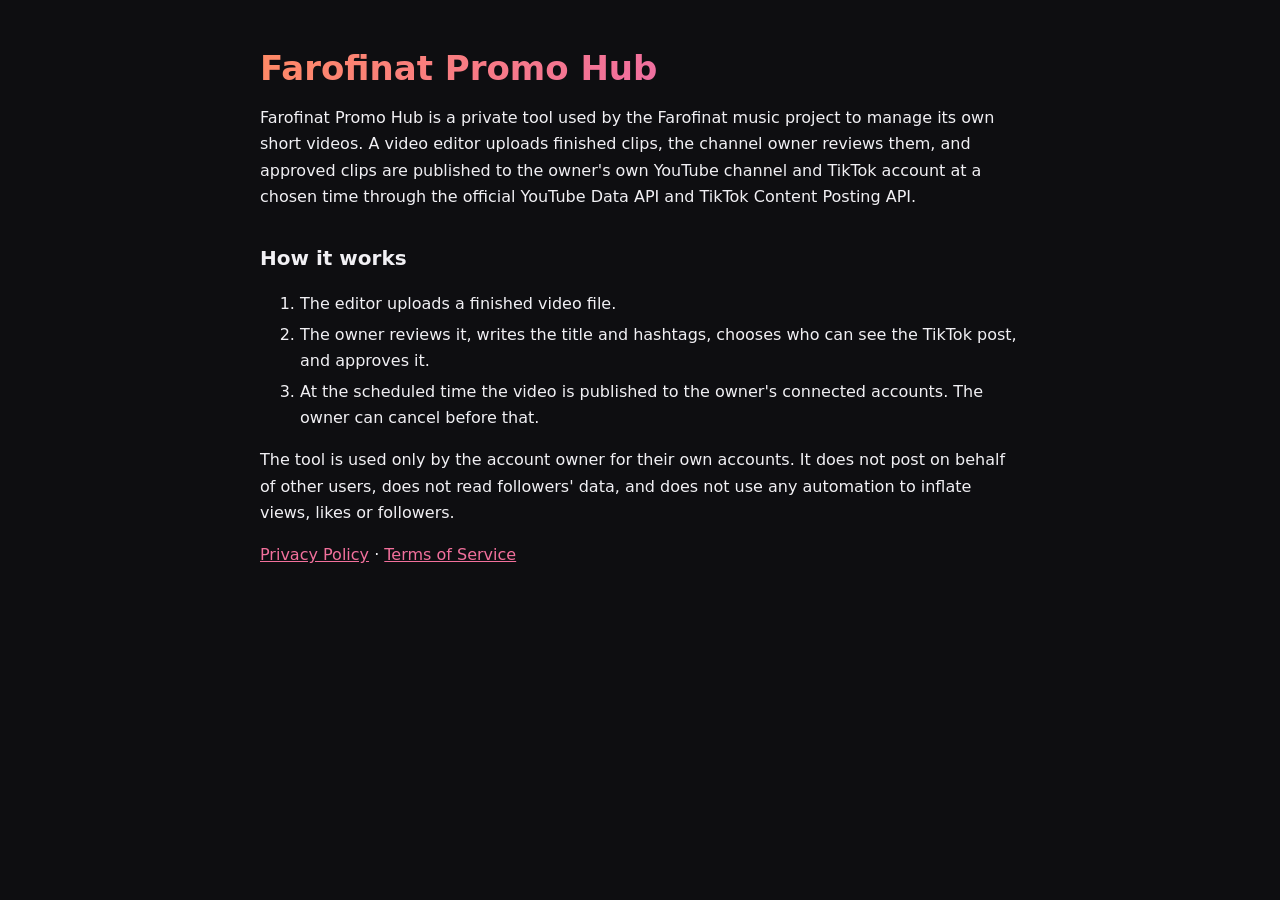
<file: index.html>
<!doctype html>
<html lang="en">
<head>
<meta charset="utf-8">
<meta name="viewport" content="width=device-width, initial-scale=1">
<title>Farofinat Promo Hub</title>
<link rel="stylesheet" href="style.css">
</head>
<body>
<main>
  <h1>Farofinat Promo Hub</h1>
  <p>Farofinat Promo Hub is a private tool used by the Farofinat music project to manage its own short videos.
     A video editor uploads finished clips, the channel owner reviews them, and approved clips are published
     to the owner's own YouTube channel and TikTok account at a chosen time through the official YouTube Data API
     and TikTok Content Posting API.</p>
  <h2>How it works</h2>
  <ol>
    <li>The editor uploads a finished video file.</li>
    <li>The owner reviews it, writes the title and hashtags, chooses who can see the TikTok post, and approves it.</li>
    <li>At the scheduled time the video is published to the owner's connected accounts. The owner can cancel before that.</li>
  </ol>
  <p>The tool is used only by the account owner for their own accounts. It does not post on behalf of other users,
     does not read followers' data, and does not use any automation to inflate views, likes or followers.</p>
  <p><a href="privacy/">Privacy Policy</a> · <a href="terms/">Terms of Service</a></p>
</main>
</body>
</html>
</file>
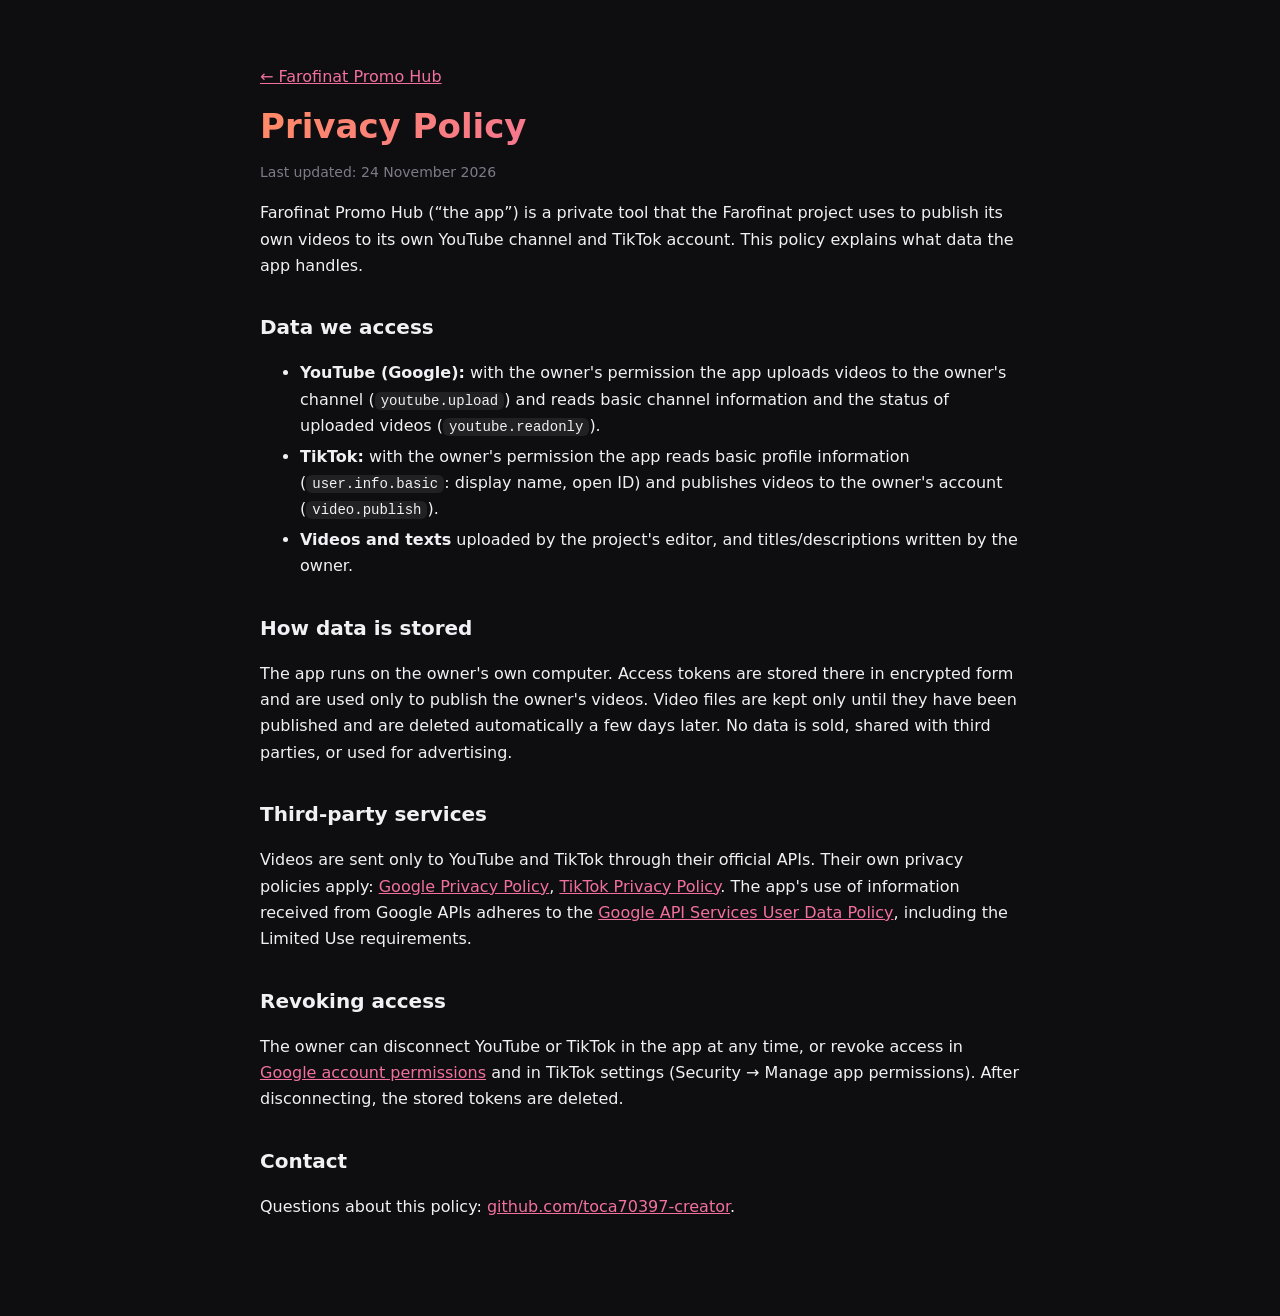
<file: privacy/index.html>
<!doctype html>
<html lang="en">
<head>
<meta charset="utf-8">
<meta name="viewport" content="width=device-width, initial-scale=1">
<title>Privacy Policy — Farofinat Promo Hub</title>
<link rel="stylesheet" href="../style.css">
</head>
<body>
<main>
  <p><a href="../">← Farofinat Promo Hub</a></p>
  <h1>Privacy Policy</h1>
  <p class="muted">Last updated: 24 November 2026</p>

  <p>Farofinat Promo Hub (“the app”) is a private tool that the Farofinat project uses to publish its own videos
     to its own YouTube channel and TikTok account. This policy explains what data the app handles.</p>

  <h2>Data we access</h2>
  <ul>
    <li><b>YouTube (Google):</b> with the owner's permission the app uploads videos to the owner's channel
        (<code>youtube.upload</code>) and reads basic channel information and the status of uploaded videos
        (<code>youtube.readonly</code>).</li>
    <li><b>TikTok:</b> with the owner's permission the app reads basic profile information
        (<code>user.info.basic</code>: display name, open ID) and publishes videos to the owner's account
        (<code>video.publish</code>).</li>
    <li><b>Videos and texts</b> uploaded by the project's editor, and titles/descriptions written by the owner.</li>
  </ul>

  <h2>How data is stored</h2>
  <p>The app runs on the owner's own computer. Access tokens are stored there in encrypted form and are used only
     to publish the owner's videos. Video files are kept only until they have been published and are deleted
     automatically a few days later. No data is sold, shared with third parties, or used for advertising.</p>

  <h2>Third-party services</h2>
  <p>Videos are sent only to YouTube and TikTok through their official APIs. Their own privacy policies apply:
     <a href="https://policies.google.com/privacy">Google Privacy Policy</a>,
     <a href="https://www.tiktok.com/legal/privacy-policy">TikTok Privacy Policy</a>.
     The app's use of information received from Google APIs adheres to the
     <a href="https://developers.google.com/terms/api-services-user-data-policy">Google API Services User Data Policy</a>,
     including the Limited Use requirements.</p>

  <h2>Revoking access</h2>
  <p>The owner can disconnect YouTube or TikTok in the app at any time, or revoke access in
     <a href="https://myaccount.google.com/permissions">Google account permissions</a> and in TikTok settings
     (Security → Manage app permissions). After disconnecting, the stored tokens are deleted.</p>

  <h2>Contact</h2>
  <p>Questions about this policy: <a href="https://github.com/toca70397-creator">github.com/toca70397-creator</a>.</p>
</main>
</body>
</html>
</file>
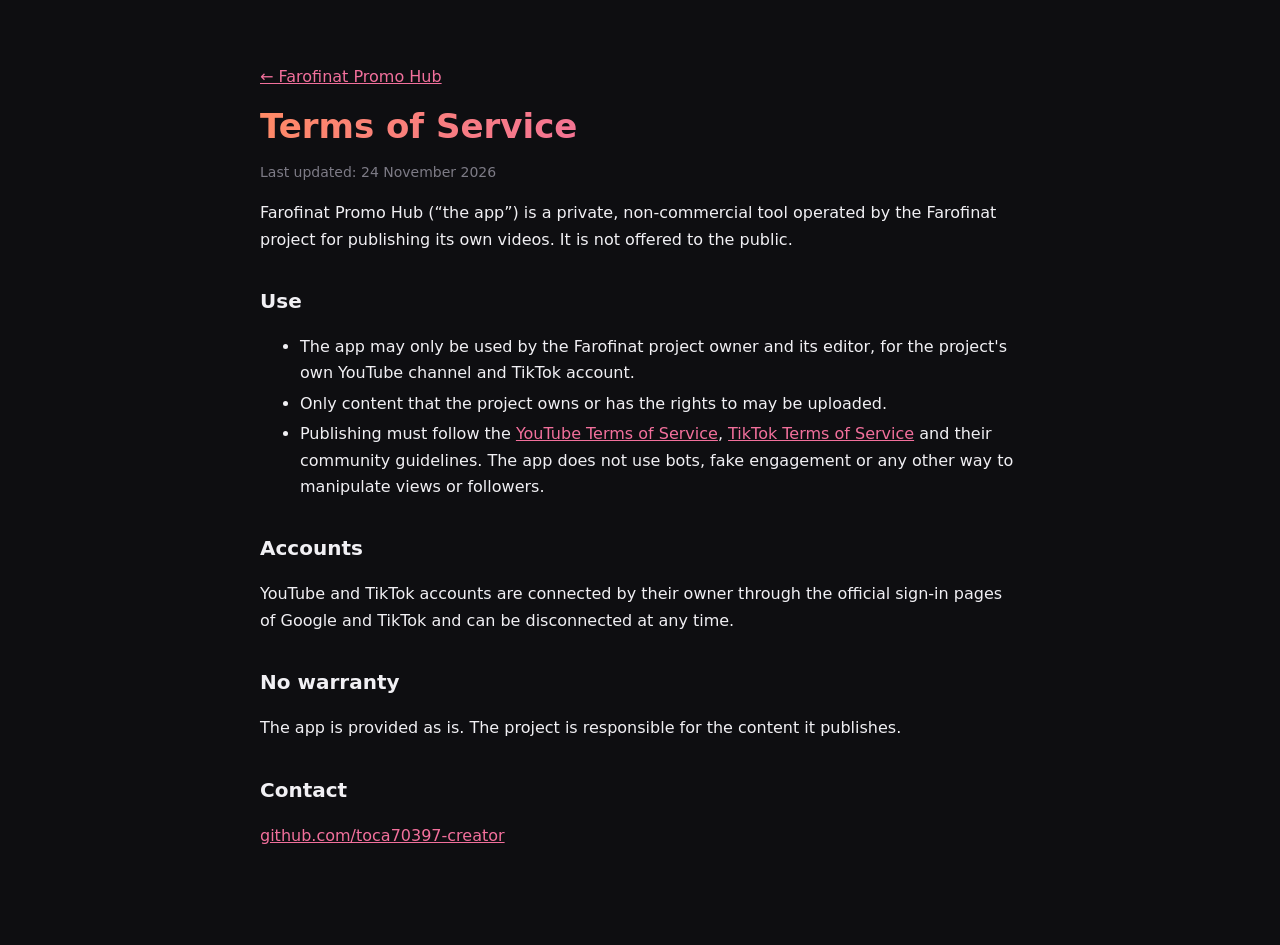
<file: terms/index.html>
<!doctype html>
<html lang="en">
<head>
<meta charset="utf-8">
<meta name="viewport" content="width=device-width, initial-scale=1">
<title>Terms of Service — Farofinat Promo Hub</title>
<link rel="stylesheet" href="../style.css">
</head>
<body>
<main>
  <p><a href="../">← Farofinat Promo Hub</a></p>
  <h1>Terms of Service</h1>
  <p class="muted">Last updated: 24 November 2026</p>

  <p>Farofinat Promo Hub (“the app”) is a private, non-commercial tool operated by the Farofinat project for
     publishing its own videos. It is not offered to the public.</p>

  <h2>Use</h2>
  <ul>
    <li>The app may only be used by the Farofinat project owner and its editor, for the project's own YouTube channel
        and TikTok account.</li>
    <li>Only content that the project owns or has the rights to may be uploaded.</li>
    <li>Publishing must follow the <a href="https://www.youtube.com/t/terms">YouTube Terms of Service</a>,
        <a href="https://www.tiktok.com/legal/terms-of-service">TikTok Terms of Service</a> and their community
        guidelines. The app does not use bots, fake engagement or any other way to manipulate views or followers.</li>
  </ul>

  <h2>Accounts</h2>
  <p>YouTube and TikTok accounts are connected by their owner through the official sign-in pages of Google and TikTok
     and can be disconnected at any time.</p>

  <h2>No warranty</h2>
  <p>The app is provided as is. The project is responsible for the content it publishes.</p>

  <h2>Contact</h2>
  <p><a href="https://github.com/toca70397-creator">github.com/toca70397-creator</a></p>
</main>
</body>
</html>
</file>
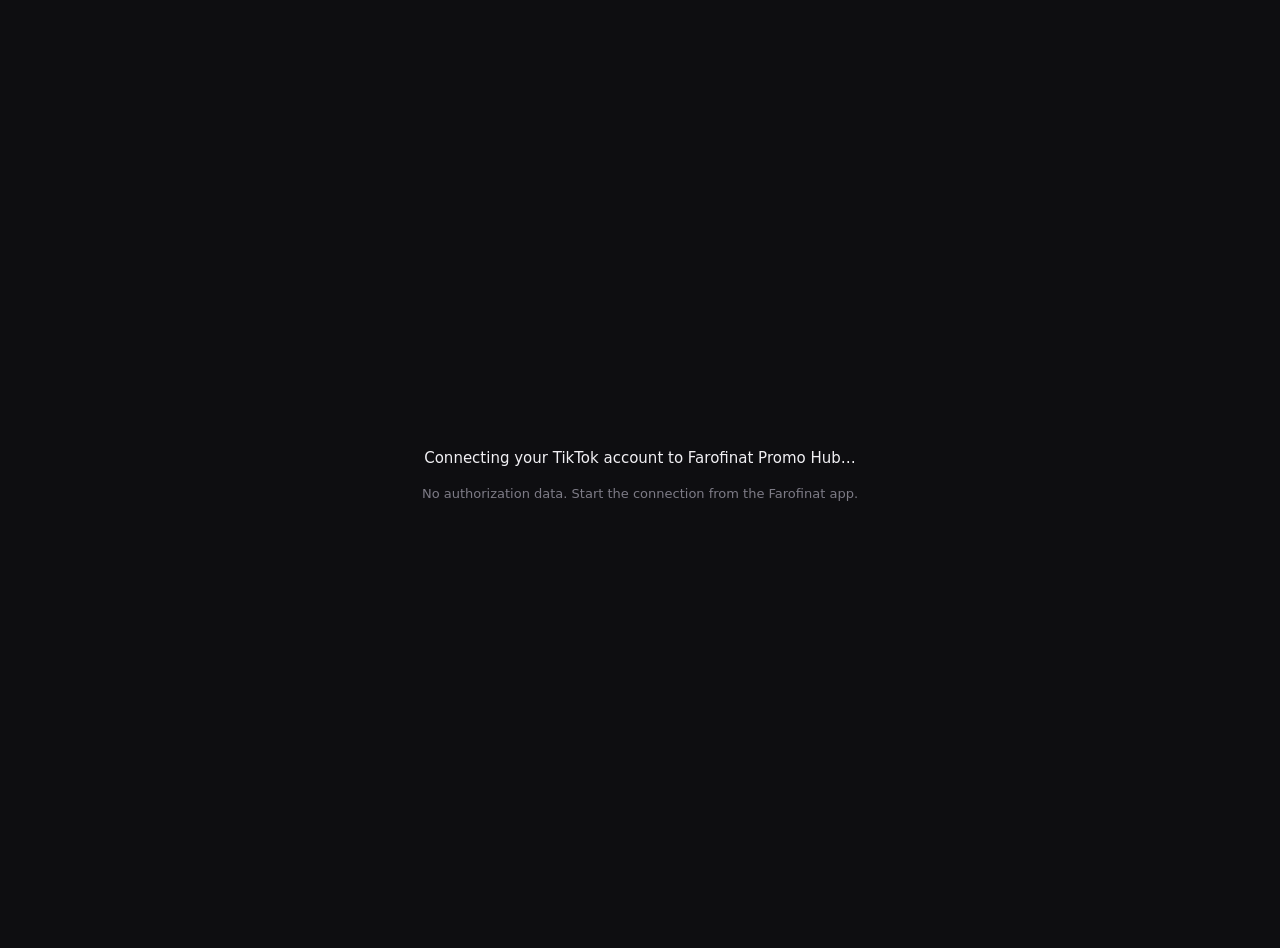
<file: tiktok-callback/index.html>
<!doctype html>
<html lang="en">
<head>
<meta charset="utf-8">
<meta name="viewport" content="width=device-width, initial-scale=1">
<meta name="robots" content="noindex">
<title>Farofinat — connecting TikTok…</title>
<style>body{margin:0;min-height:100vh;display:grid;place-items:center;background:#0e0e11;color:#f1f0f4;font:15px/1.5 system-ui,"Segoe UI",sans-serif;text-align:center;padding:24px}a{color:#f2709c}</style>
</head>
<body>
<div>
  <p>Connecting your TikTok account to Farofinat Promo Hub…</p>
  <p id="m" style="color:#7d7b86;font-size:13px"></p>
</div>
<script>
  // TikTok returns here (https). Farofinat Promo Hub runs on the owner's own computer,
  // so we hand the authorization result straight to it. Nothing is stored on this page.
  (function () {
    var q = new URLSearchParams(location.search);
    if (!q.get("state") || !(q.get("code") || q.get("error"))) {
      document.getElementById("m").textContent = "No authorization data. Start the connection from the Farofinat app.";
      return;
    }
    var target = "http://localhost:3000/api/oauth/tiktok/callback" + location.search;
    document.getElementById("m").innerHTML = 'If nothing happens, <a href="' + target.replace(/"/g, "&quot;") + '">continue</a>.';
    location.replace(target);
  })();
</script>
</body>
</html>
</file>
<file: style.css>
body{margin:0;background:#0e0e11;color:#f1f0f4;font:16px/1.65 system-ui,"Segoe UI",Roboto,sans-serif}
main{max-width:760px;margin:0 auto;padding:48px 24px 80px}
h1{font-size:34px;line-height:1.2;margin:0 0 12px;background:linear-gradient(120deg,#ff8a65,#f2709c 50%,#9b7bff);-webkit-background-clip:text;background-clip:text;color:transparent}
h2{font-size:20px;margin:32px 0 8px}
a{color:#f2709c}
code{background:#ffffff14;padding:1px 6px;border-radius:6px;font-size:14px}
.muted{color:#7d7b86;font-size:14px}
li{margin:4px 0}
</file>
